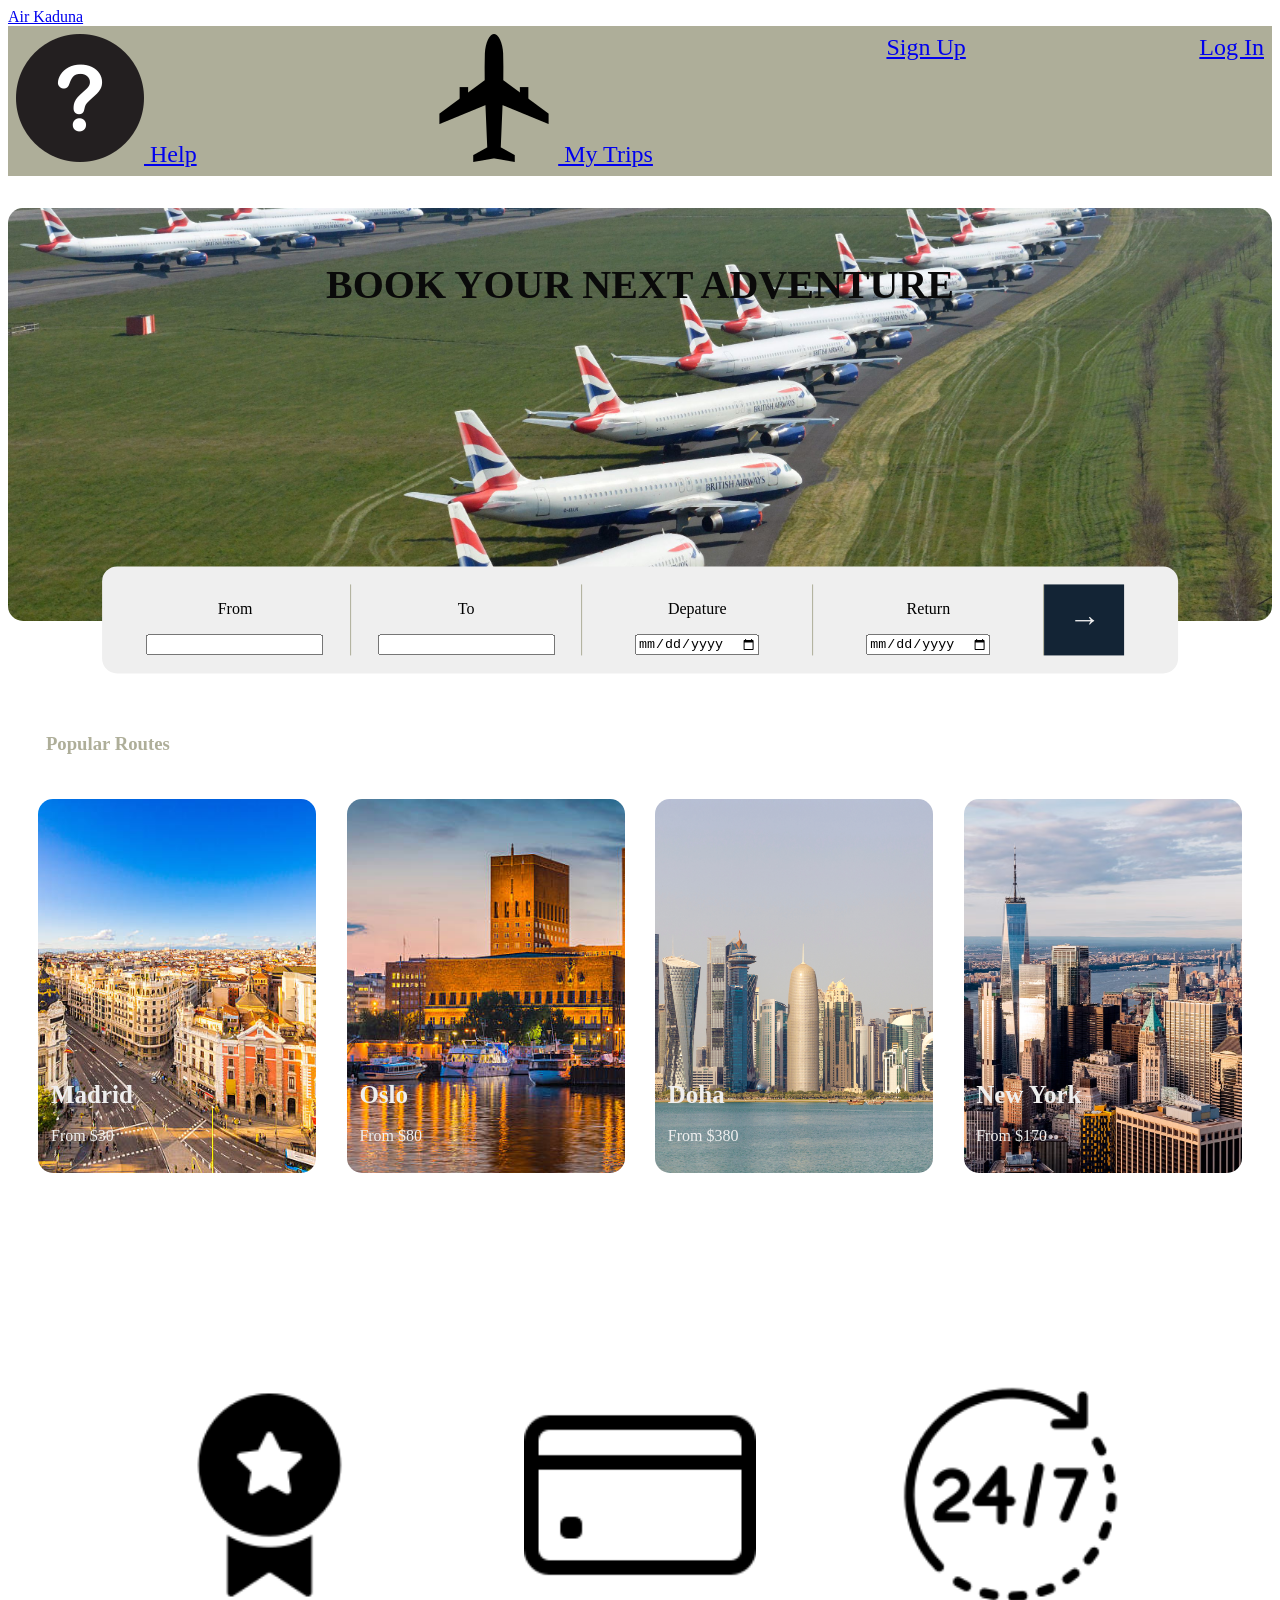
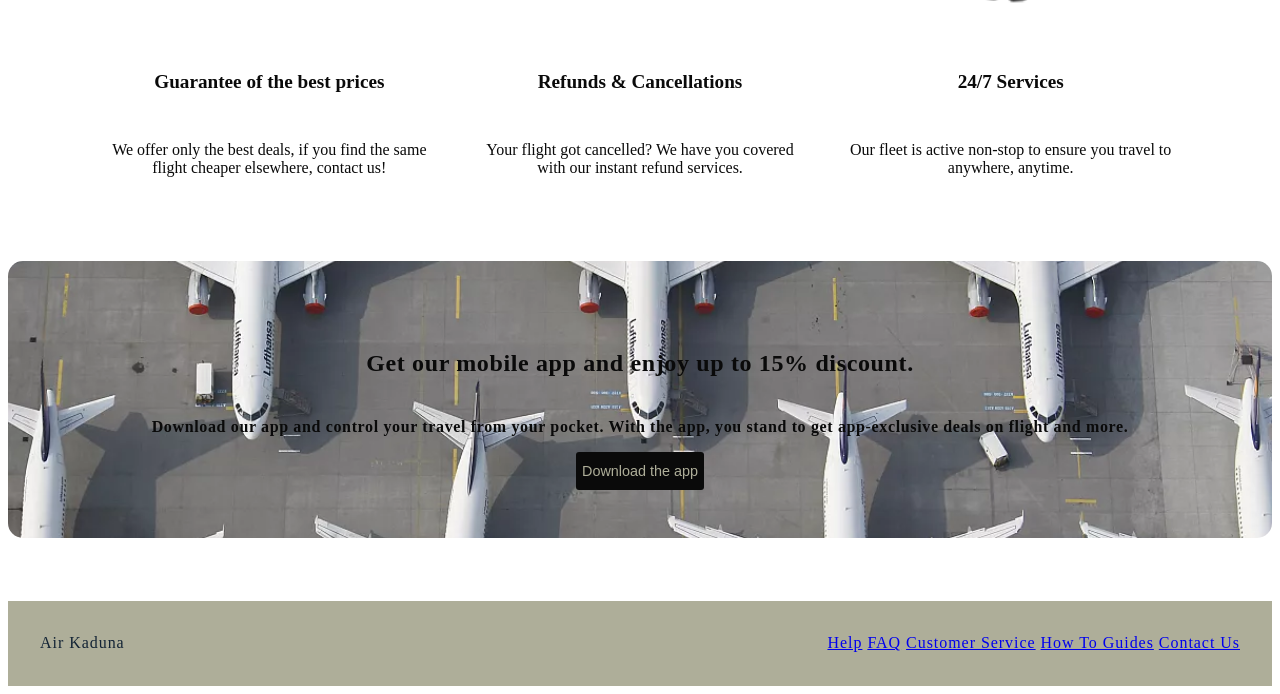
<file: index.html>
<!DOCTYPE html>
<html lang="en">
<head>
          <meta charset="UTF-8">
          <meta name="viewport" content="width=device-width, initial-scale=1.0">
          <title>Airline project</title>
          <link rel="stylesheet" href="style.css">
</head>
<body>
    <header>
        <div class="logo"><a href="index.html">Air Kaduna</a></div>
        <nav>
            <a href="help.html"><img src="pics/question.png"> Help</a>
            <a href="travels.html"><img src="pics/plane.png"> My Trips</a>
            <a href="signup.html" class="signup">Sign Up</a>
            <a href="login.html" class="login">Log In</a>
        </nav>
    </header>
    <section class="hero">
        <h3>Book your next adventure</h3>
        <div class="booking">
            <div>  
                <p class="booking-title">From</p>
                <input type="search" class="booking-info">
            </div>
            <div>  
                <p class="booking-title">To</p>
                <input type="search" class="booking-info">
            </div>
            <div>  
                <p class="booking-title">Depature</p>
                <input type="date" id="depart">
            </div>
            <div>  
                <p class="booking-title">Return</p>
                <input type="date" id="arrive">
            </div>            
            <button class="arrow" onclick="location='travels.html'"><b>&rightarrow;</b></button>
        </div>
    </section>    
    <section class="popular">
        <h3 class="routes">Popular Routes</h3>
        <div class="cards">
            <div class="madrid">
                <h5>Madrid</h5>
                <p>From $30</p>
            </div>
            <div class="oslo">
                <h5>Oslo</h5>
                <p>From $80</p>
            </div>
            <div class="doha">
                <h5>Doha</h5>
                <p>From $380</p>
            </div>
            <div class="newyork">
                <h5>New York</h5>
                <p>From $170</p>
            </div>
        </div>
    </section>
    <section class="services">
        <div class="guarantee">
            <img src="pics/guarantee.png" alt="">
            <p><b>Guarantee of the best prices</b></p>
            <p>We offer only the best deals, if you find the same flight cheaper elsewhere, contact us!</p>
        </div>
        <div class="refund">
            <img src="pics/credit.png" alt="">
            <p><b>Refunds &amp; Cancellations</b></p>
            <p>Your flight got cancelled? We have you covered with our instant refund services.</p>
        </div>
        <div class="daily">
            <img src="pics/247.png" alt="">
            <p><b>24/7 Services</b></p>
            <p>Our fleet is active non-stop to ensure you travel to anywhere, anytime.</p>
        </div>
    </section>   
    <div class="download">
        <h5 class="down">Get our mobile app and enjoy up to 15% discount.</h5>
        <p>Download our app and control your travel from your pocket. With the app, you stand to get app-exclusive deals on flight and more.</p>
        <button class="load">Download the app</button>
    </div>
    <footer>
        <div class="logo">Air Kaduna</div>
        <div class="footer-links">
            <a href="help.html">Help</a>
            <a href="help.html#faq">FAQ</a>
            <a href="help.html#customer-service">Customer Service</a>
            <a href="help.html#guides">How To Guides</a>
            <a href="help.html#contact">Contact Us</a>
        </div>
    </footer>
</body>
</html>
</file>
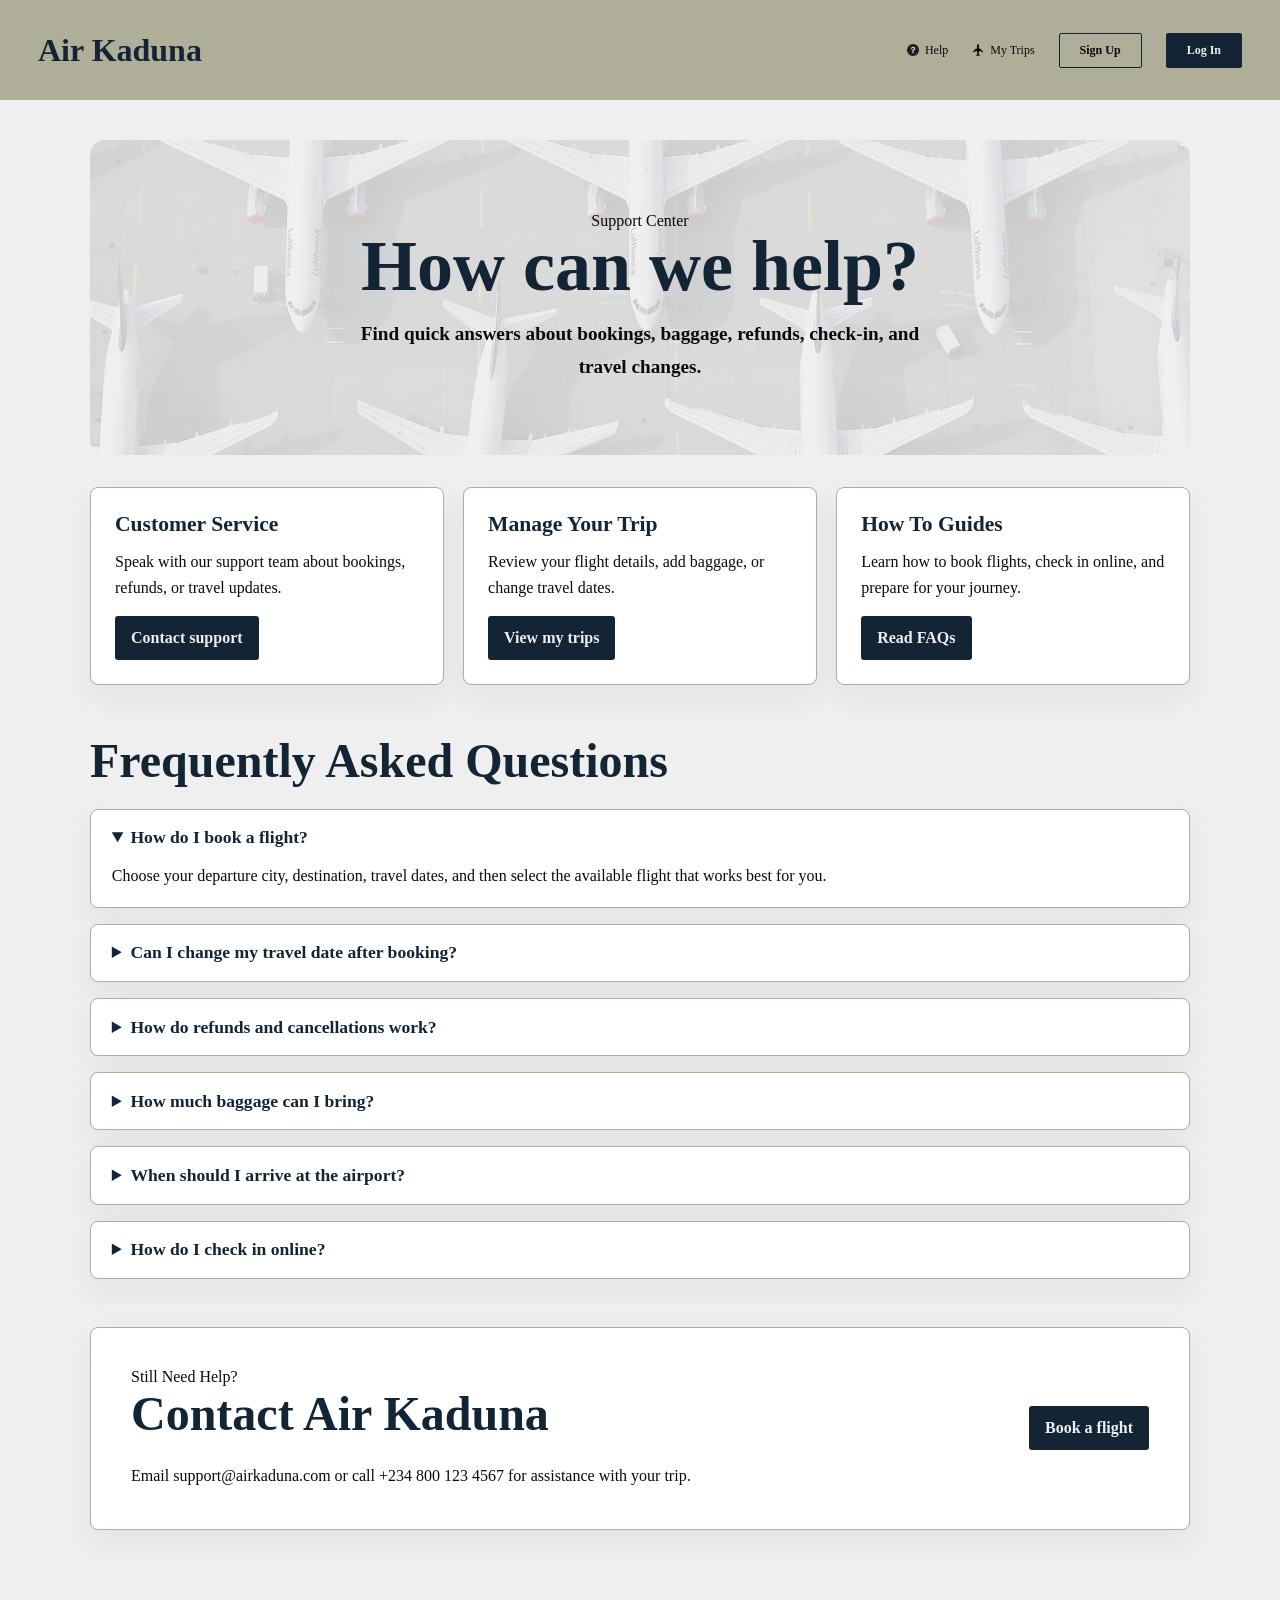
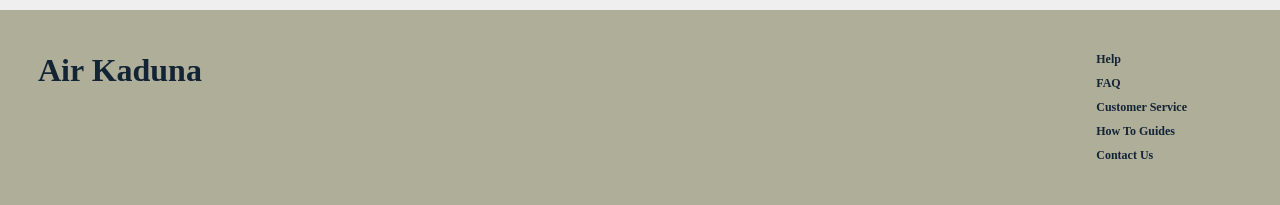
<file: help.html>
<!DOCTYPE html>
<html lang="en">
<head>
          <meta charset="UTF-8">
          <meta name="viewport" content="width=device-width, initial-scale=1.0">
          <title>Air Kaduna Help</title>
          <link rel="stylesheet" href="help.css">
</head>
<body>
    <header>
        <div class="logo"><a href="index.html">Air Kaduna</a></div>
        <nav>
            <a href="help.html"><img src="pics/question.png">Help</a>
            <a href="travels.html"><img src="pics/plane.png"> My Trips</a>
            <a href="signup.html" class="signup">Sign Up</a>
            <a href="login.html" class="login">Log In</a>
        </nav>
    </header>

    <main class="help-page">
        <section class="help-hero">
            <p class="help-kicker">Support Center</p>
            <h1>How can we help?</h1>
            <p>Find quick answers about bookings, baggage, refunds, check-in, and travel changes.</p>
        </section>

        <section class="help-actions" id="customer-service">
            <div>
                <h3>Customer Service</h3>
                <p>Speak with our support team about bookings, refunds, or travel updates.</p>
                <a href="#contact">Contact support</a>
            </div>
            <div>
                <h3>Manage Your Trip</h3>
                <p>Review your flight details, add baggage, or change travel dates.</p>
                <a href="travels.html">View my trips</a>
            </div>
            <div id="guides">
                <h3>How To Guides</h3>
                <p>Learn how to book flights, check in online, and prepare for your journey.</p>
                <a href="#faq">Read FAQs</a>
            </div>
        </section>

        <section class="faq-section" id="faq">
            <h2>Frequently Asked Questions</h2>

            <div class="faq-list">
                <details open name="det">
                    <summary>How do I book a flight?</summary>
                    <p>Choose your departure city, destination, travel dates, and then select the available flight that works best for you.</p>
                </details>
                <details name="det">
                    <summary>Can I change my travel date after booking?</summary>
                    <p>Yes. You can request a date change through My Trips. Fare differences and change fees may apply depending on your ticket type.</p>
                </details>
                <details name="det">
                    <summary>How do refunds and cancellations work?</summary>
                    <p>If your flight is cancelled by the airline, you can request a refund. Voluntary cancellations depend on the fare rules for your ticket.</p>
                </details>
                <details name="det">
                    <summary>How much baggage can I bring?</summary>
                    <p>Cabin and checked baggage allowances depend on your route and ticket. You can add more baggage before checkout or later through My Trips.</p>
                </details>
                <details name="det">
                    <summary>When should I arrive at the airport?</summary>
                    <p>Arrive at least 2 hours before domestic flights and 3 hours before international flights so you have enough time for check-in and security.</p>
                </details>
                <details name="det">
                    <summary>How do I check in online?</summary>
                    <p>Online check-in opens before departure. Use your booking details in My Trips to confirm passenger information and download your boarding pass.</p>
                </details>
            </div>
        </section>

        <section class="contact-panel" id="contact">
            <div>
                <p class="help-kicker">Still Need Help?</p>
                <h2>Contact Air Kaduna</h2>
                <p>Email support@airkaduna.com or call +234 800 123 4567 for assistance with your trip.</p>
            </div>
            <a href="index.html" class="help-button">Book a flight</a>
        </section>
    </main>

    <footer>
        <div class="logo">Air Kaduna</div>
        <div class="footer-links">
            <a href="help.html">Help</a>
            <a href="help.html#faq">FAQ</a>
            <a href="help.html#customer-service">Customer Service</a>
            <a href="help.html#guides">How To Guides</a>
            <a href="help.html#contact">Contact Us</a>
        </div>
    </footer>
</body>
</html>
</file>
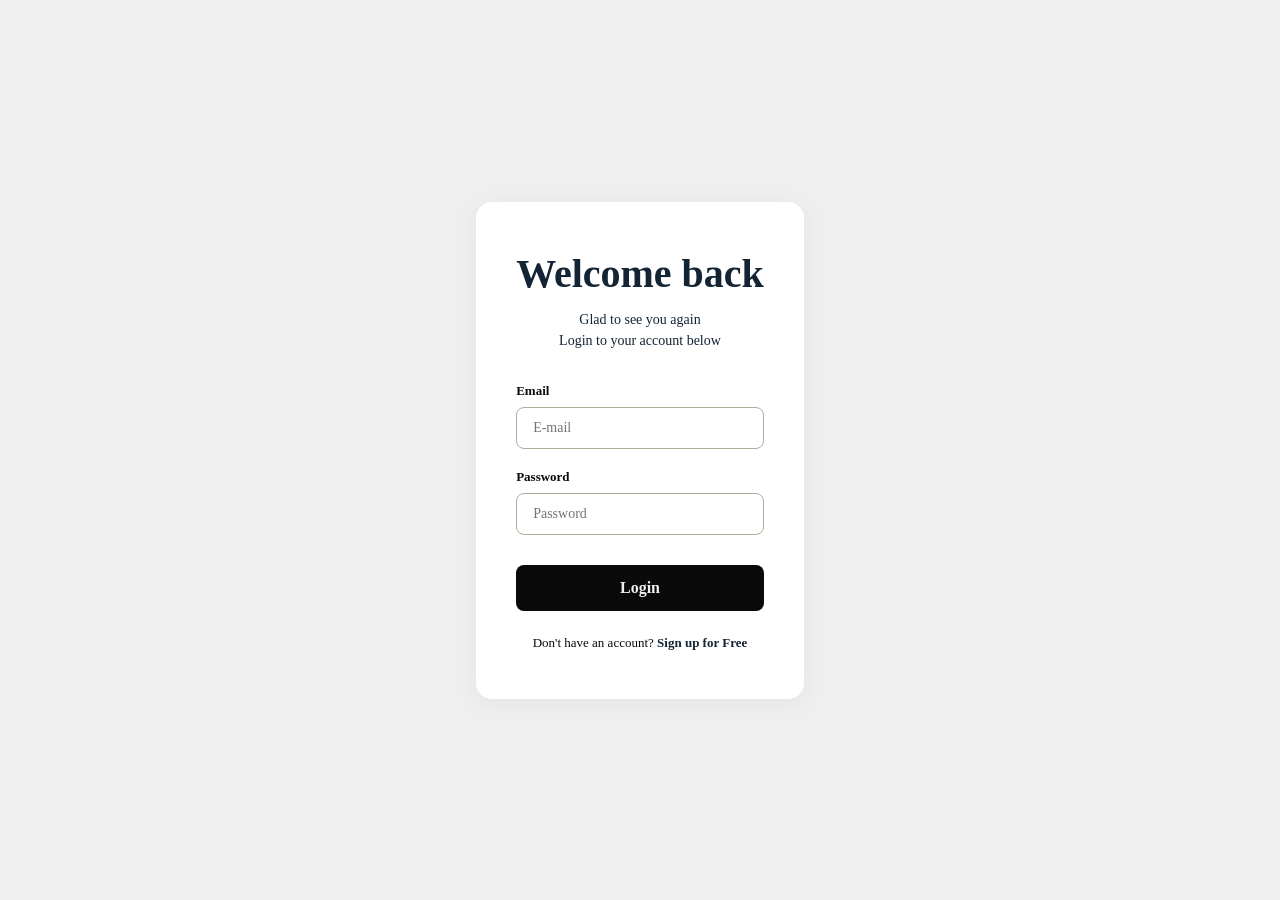
<file: login.html>
<!DOCTYPE html>
<html lang="en">
<head>
    <meta charset="UTF-8">
    <meta name="viewport" content="width=device-width, initial-scale=1.0">
    <title>Login</title>
    <link rel="stylesheet" href="login.css">
</head>
<body>
    <div class="login-container">
        <div class="login-card">
            <h1>Welcome back</h1>
            <p class="subtitle">Glad to see you again <br>Login to your account below</p>

            <form>
                <div class="input-group">
                    <label>Email</label>
                    <input type="email" placeholder="E-mail" required>
                </div>

                <div class="input-group">
                    <label>Password</label>
                    <input type="password" placeholder="Password" required>
                </div>

                <button type="submit" class="btn-login" onclick="location='index.html'">Login</button>
            </form>

            <p class="footer-text">Don't have an account? <a href="signup.html">Sign up for Free</a></p>
        </div>
    </div>
</body>
</html>
</file>
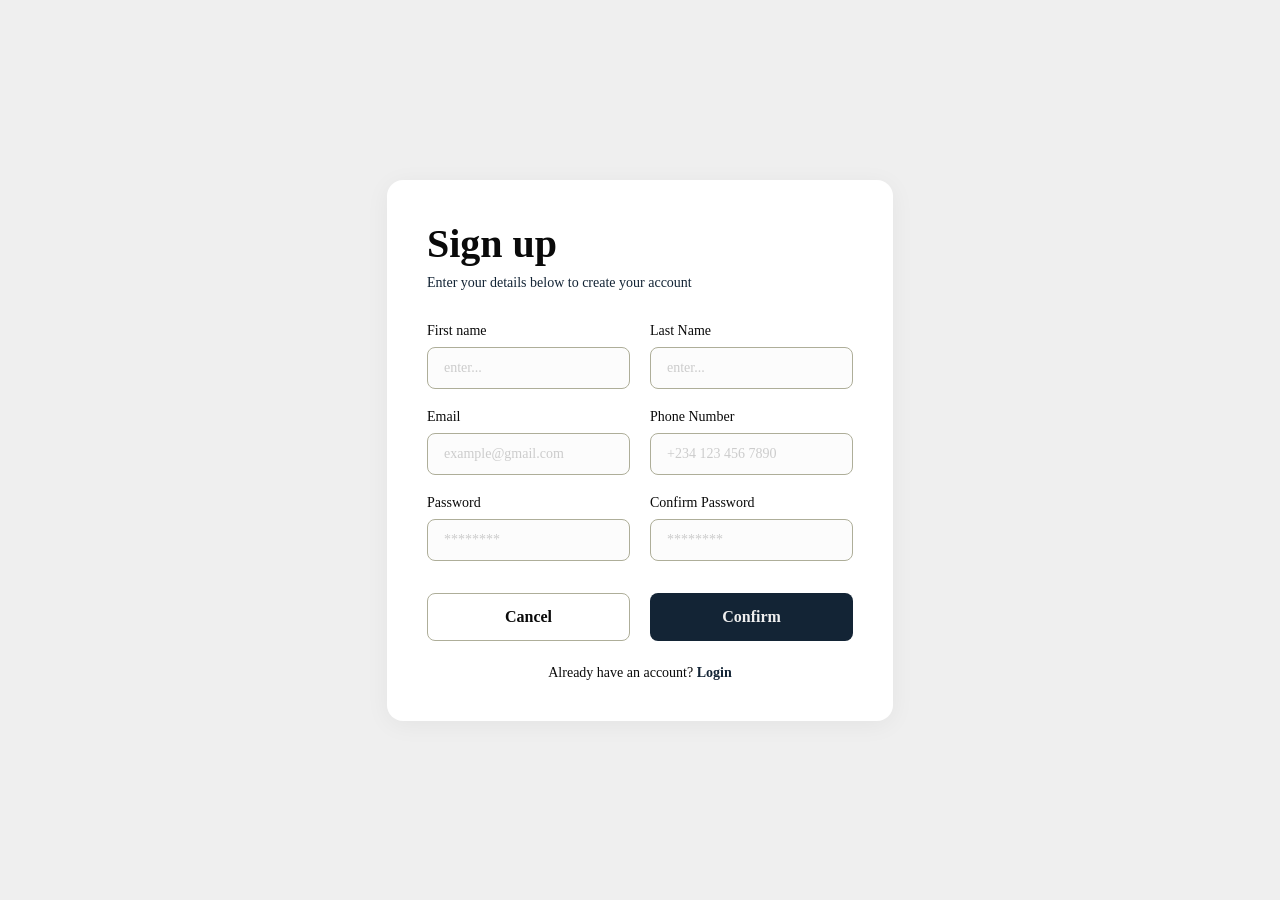
<file: signup.html>
<!DOCTYPE html>
<html lang="en">
<head>
    <meta charset="UTF-8">
    <meta name="viewport" content="width=device-width, initial-scale=1.0">
    <title>Sign Up</title>
    <link rel="stylesheet" href="signup.css">
</head>
<body>
    <div class="signup-container">
        <div class="signup-card">
            <h1>Sign up</h1>
            <p class="subtitle">Enter your details below to create your account</p>

            <form>
                <div class="form-grid">
                    <div class="input-group">
                        <label>First name</label>
                        <input type="text" placeholder="enter..." required>
                    </div>
                    <div class="input-group">
                        <label>Last Name</label>
                        <input type="text" placeholder="enter..." required>
                    </div>
                    <div class="input-group">
                        <label>Email</label>
                        <input type="email" placeholder="example@gmail.com" required>
                    </div>
                    <div class="input-group">
                        <label>Phone Number</label>
                        <input type="text" placeholder="+234 123 456 7890" required>
                    </div>
                    <div class="input-group">
                        <label>Password</label>
                        <input type="password" placeholder="********" required>
                    </div>
                    <div class="input-group">
                        <label>Confirm Password</label>
                        <input type="password" placeholder="********" required>
                    </div>
                </div>

                <div class="button-group">
                    <a class="btn-cancel" onclick="location='index.html'">Cancel</a>
                    <button type="submit" class="btn-confirm" onclick="location='index.html'">Confirm</button>
                </div>
            </form>

            <p class="footer-text">Already have an account? <a href="login.html">Login</a></p>
        </div>
    </div>
</body>
</html>
</file>
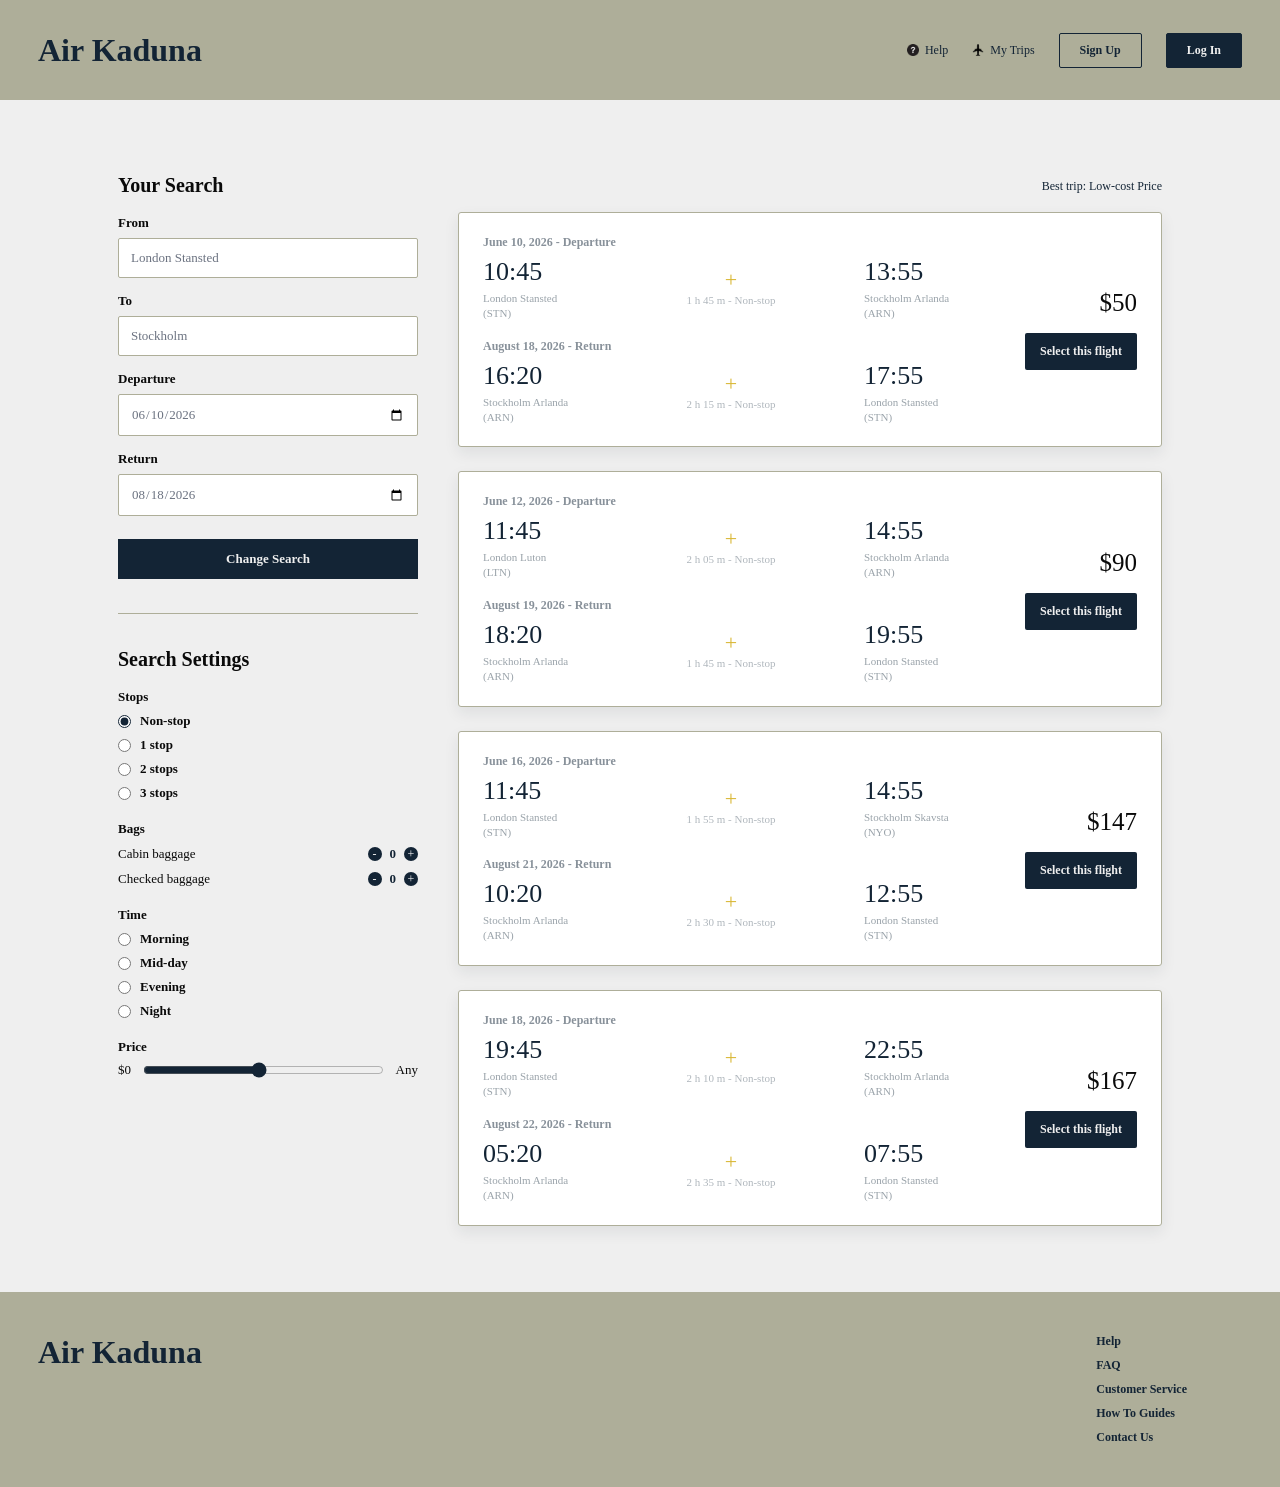
<file: travels.html>
<!DOCTYPE html>
<html lang="en">
<head>
  <meta charset="UTF-8">
  <meta name="viewport" content="width=device-width, initial-scale=1.0">
  <title>Air Kaduna Travels</title>
  <link rel="stylesheet" href="travels.css">
</head>
<body>
  <header>
    <div class="logo"><a href="index.html">Air Kaduna</a></div>
    <nav>
      <a href="help.html"><img src="pics/question.png">Help</a>
      <a href="travels.html"><img src="pics/plane.png"> My Trips</a>
      <a href="signup.html" class="signup">Sign Up</a>
      <a href="login.html" class="login">Log In</a>
    </nav>
  </header>

  <div class="page">
    <aside class="sidebar">
      <section class="search-box">
        <h2 class="panel-title">Your Search</h2>

        <div class="field">
          <label for="from">From</label>
          <input type="text" value="London Stansted">
        </div>

        <div class="field">
          <label for="to">To</label>
          <input type="text" value="Stockholm">
        </div>

        <div class="field">
          <label for="departure">Departure</label>
          <input id="departure" type="date" value="2026-06-10">
        </div>

        <div class="field">
          <label for="return">Return</label>
          <input id="return" type="date" value="2026-08-18">
        </div>

        <button class="btn-search">Change Search</button>
      </section>

      <hr class="divider">

      <section class="settings">
        <h2 class="panel-title">Search Settings</h2>

        <div class="filter-group">
          <span class="filter-title">Stops</span>
          <label class="option"><input type="radio" name="stops" checked> Non-stop</label>
          <label class="option"><input type="radio" name="stops"> 1 stop</label>
          <label class="option"><input type="radio" name="stops"> 2 stops</label>
          <label class="option"><input type="radio" name="stops"> 3 stops</label>
        </div>

        <div class="filter-group">
          <span class="filter-title">Bags</span>
          <div class="bags-row">
            <span>Cabin baggage</span>
            <span class="stepper"><button>-</button> 0 <button>+</button></span>
          </div>
          <div class="bags-row">
            <span>Checked baggage</span>
            <span class="stepper"><button>-</button> 0 <button>+</button></span>
          </div>
        </div>

        <div class="filter-group">
          <span class="filter-title">Time</span>
          <label class="option"><input type="radio" name="time"> Morning</label>
          <label class="option"><input type="radio" name="time"> Mid-day</label>
          <label class="option"><input type="radio" name="time"> Evening</label>
          <label class="option"><input type="radio" name="time"> Night</label>
        </div>

        <div class="filter-group">
          <span class="filter-title">Price</span>
          <div class="price-range">
            <span>$0</span>
            <input type="range" min="0" max="500" value="240">
            <span>Any</span>
          </div>
        </div>
      </section>
    </aside>

    <main>
      <div class="results-head">Best trip: Low-cost Price</div>
<!-- first flight card -->
      <article class="flight-card">
        <div>
          <div class="trip">
            <p class="trip-date">June 10, 2026 - Departure</p>
            <div class="route">
              <div>
                <div class="time">10:45</div>
                <p class="airport">London Stansted<br>(STN)</p>
              </div>
              <div class="flight-line">
                <div class="plane">+</div>
                <span>1 h 45 m - Non-stop</span>
              </div>
              <div>
                <div class="time">13:55</div>
                <p class="airport">Stockholm Arlanda<br>(ARN)</p>
              </div>
            </div>
          </div>

          <div class="trip">
            <p class="trip-date">August 18, 2026 - Return</p>
            <div class="route">
              <div>
                <div class="time">16:20</div>
                <p class="airport">Stockholm Arlanda<br>(ARN)</p>
              </div>
              <div class="flight-line">
                <div class="plane">+</div>
                <span>2 h 15 m - Non-stop</span>
              </div>
              <div>
                <div class="time">17:55</div>
                <p class="airport">London Stansted<br>(STN)</p>
              </div>
            </div>
          </div>
        </div>
        <div class="flight-charge">
          <div class="price">$50</div>
          <a href="#" class="select-flight">Select this flight</a>
        </div>
      </article>

      <article class="flight-card">
        <div>
          <div class="trip">
            <p class="trip-date">June 12, 2026 - Departure</p>
            <div class="route">
              <div>
                <div class="time">11:45</div>
                <p class="airport">London Luton<br>(LTN)</p>
              </div>
              <div class="flight-line">
                <div class="plane">+</div>
                <span>2 h 05 m - Non-stop</span>
              </div>
              <div>
                <div class="time">14:55</div>
                <p class="airport">Stockholm Arlanda<br>(ARN)</p>
              </div>
            </div>
          </div>

          <div class="trip">
            <p class="trip-date">August 19, 2026 - Return</p>
            <div class="route">
              <div>
                <div class="time">18:20</div>
                <p class="airport">Stockholm Arlanda<br>(ARN)</p>
              </div>
              <div class="flight-line">
                <div class="plane">+</div>
                <span>1 h 45 m - Non-stop</span>
              </div>
              <div>
                <div class="time">19:55</div>
                <p class="airport">London Stansted<br>(STN)</p>
              </div>
            </div>
          </div>
        </div>
        <div class="flight-charge">
          <div class="price">$90</div>
          <a href="#" class="select-flight">Select this flight</a>
        </div>
      </article>

      <article class="flight-card">
        <div>
          <div class="trip">
            <p class="trip-date">June 16, 2026 - Departure</p>
            <div class="route">
              <div>
                <div class="time">11:45</div>
                <p class="airport">London Stansted<br>(STN)</p>
              </div>
              <div class="flight-line">
                <div class="plane">+</div>
                <span>1 h 55 m - Non-stop</span>
              </div>
              <div>
                <div class="time">14:55</div>
                <p class="airport">Stockholm Skavsta<br>(NYO)</p>
              </div>
            </div>
          </div>

          <div class="trip">
            <p class="trip-date">August 21, 2026 - Return</p>
            <div class="route">
              <div>
                <div class="time">10:20</div>
                <p class="airport">Stockholm Arlanda<br>(ARN)</p>
              </div>
              <div class="flight-line">
                <div class="plane">+</div>
                <span>2 h 30 m - Non-stop</span>
              </div>
              <div>
                <div class="time">12:55</div>
                <p class="airport">London Stansted<br>(STN)</p>
              </div>
            </div>
          </div>
        </div>
        <div class="flight-charge">
          <div class="price">$147</div>
          <a href="#" class="select-flight">Select this flight</a>
        </div>
      </article>

      <article class="flight-card">
        <div>
          <div class="trip">
            <p class="trip-date">June 18, 2026 - Departure</p>
            <div class="route">
              <div>
                <div class="time">19:45</div>
                <p class="airport">London Stansted<br>(STN)</p>
              </div>
              <div class="flight-line">
                <div class="plane">+</div>
                <span>2 h 10 m - Non-stop</span>
              </div>
              <div>
                <div class="time">22:55</div>
                <p class="airport">Stockholm Arlanda<br>(ARN)</p>
              </div>
            </div>
          </div>

          <div class="trip">
            <p class="trip-date">August 22, 2026 - Return</p>
            <div class="route">
              <div>
                <div class="time">05:20</div>
                <p class="airport">Stockholm Arlanda<br>(ARN)</p>
              </div>
              <div class="flight-line">
                <div class="plane">+</div>
                <span>2 h 35 m - Non-stop</span>
              </div>
              <div>
                <div class="time">07:55</div>
                <p class="airport">London Stansted<br>(STN)</p>
              </div>
            </div>
          </div>
        </div>
        <div class="flight-charge">
          <div class="price">$167</div>
          <a href="#" class="select-flight">Select this flight</a>
        </div>
      </article>
    </main>
  </div>

  <footer>
    <div class="logo">Air Kaduna</div>
    <div class="footer-links">
      <a href="help.html">Help</a>
      <a href="help.html#faq">FAQ</a>
      <a href="help.html#customer-service">Customer Service</a>
      <a href="help.html#guides">How To Guides</a>
      <a href="help.html#contact">Contact Us</a>
    </div>
  </footer>
</body>
</html>
</file>
<file: style.css>
* ::before ::after{
          margin: 0;
          padding: 0;
          box-sizing: border-box;
}
:root{
          --bg: #efefef;
          --border: #aeae99;
          --accent: #132435;
          --text: #0a0a0a;
          --family: DM Serif Display, serif, Arial;
}
h2{
          margin-left: 2%;
}
nav{
          display: flex;
          justify-content: space-between;
          background-color: var(--border);
          font-family: var(--family);
          font-size: 1.5rem;
          margin-bottom: 2rem;
          padding: 0.5rem;
          position: sticky;
          top: 0;
          z-index: 100;
}
.navinfo{
          display: flex;
          align-items: center;
          justify-content: space-around;
          margin: 1%;
          gap: 20px;
          width: 40%;
}
.navinfo .links{
          display: flex;
          justify-content: space-around;
          align-items: center;
          width: 50%;
          font-size: 1rem;
}
.navinfo span{
          display: flex;
          width: 100%;
          align-items: center;
}
.navinfo span img{
          height: 15px;
          margin: 2%;
          margin-right: 5%;
}
.navinfo .click{
          display: flex;
          justify-content: space-evenly;
          align-items: center;
          width: 45%;          
}
.click button{
          width: 40%;
          height: 35px;
          background-color: var(--accent);
          border: none;
          color: var(--bg);
          border-radius: 3px;
}
.hero{
          background-image: url(pics/Airplane2.png);
          background-repeat: no-repeat;
          background-position: center;
          background-size: cover;
          width: 100%;
          position:inherit;
          border-radius: 15px;
          min-height: 400px;
          padding-top: 1%;
          margin-bottom: 7rem;

}
.hero h3{
          font-family: var(--family);
          font-size: 2.5rem;
          font-weight: 600;
          text-align: center;
          color: var(--text);
          text-transform: uppercase;
          letter-spacing: 1.2;
}
.hero .booking{
          position: absolute;
          left: 50%;
          /* bottom: -10%; */
          margin-top: 17rem;
          transform: translate(-50%, -50%);
          display: grid;
          grid-template-columns: 1fr 1fr 1fr 1fr 0.5fr;
          background-color: var(--bg);
          width: 65rem;
          /* z-index: 0; */
          border-radius: 15px;
          padding: 1.4%;
}
.booking div{
          border-right: 1px solid var(--border);
          text-align: center;
          
}
.booking button{
          background-color: var(--accent);
          font-size: 2em;
          color: var(--bg);
          width: 5rem;
          border: none;
}
.routes{
          font-family: var(--family);
          color: var(--border);
          margin-left: 3%;
}
.cards{
          display: flex;
          justify-content: space-evenly;
          min-height: 400px;
          margin-bottom: 10%;
}
.cards div{
          display: flex;
          flex-direction: column;
          justify-content: flex-end;
          width: 20%;
          color: var(--bg);
          padding: 1%;
          margin-top: 2%;
          border-radius: 15px;
          background-repeat: no-repeat;
          background-position: center;
          background-size: cover;
}

.cards h5{
          font-size: 25px;
          margin-bottom: 0.1rem;
          font-family: var(--family);
}
.madrid{
          background: url(pics/madrid.png);
}
       
.oslo{
          background: url(pics/oslo.png);

}
.newyork{
          background: url(pics/newyork.png);
     
}
.doha{
          background: url(pics/doha.png);
}
.services{
          display: grid;
          grid-template-columns: 1fr 1fr 1fr;
          padding: clamp(3rem, 8vw, 6rem);
          gap: 2.5rem;
          align-items: center;
          
          
}
.services div{
          display: flex;
          flex-direction: column;
          color: var(--text);
          font-family: var(--family);
          height: 120%;
          text-align: center;
          gap: 1rem;
          margin-top: -5%;
}
.services div b{
          font-size: 1.2rem;
          letter-spacing: 1.2;
}
.services img{
          width: 70%;
          height: auto;       
          margin: auto;
}
.download{
          background-image: url(pics/Airplane1.png);
          background-repeat: no-repeat;
          background-position: center;
          background-size: cover;
          height: 40%;
          padding: 3rem;
          border-radius: 15px;
          color: var(--text);
          text-align: center;
          font-weight: 600;
          font-family: var(--family);
          letter-spacing: 0.04em;
          margin-bottom: 5%;
}
.down{
          font-size: 1.5rem;
          line-height: 1.2;
}
.load{
          font-size: 0.9rem;
          width: auto;
          height: 2.4rem;
          background-color: var(--text);
          color: var(--border);
          border: none;
          border-radius: 3px;
          transition: background 0.3s, color 0.2s;
}
.load:hover{
          background-color: var(--border);
          color: var(--accent);
}
footer{
          background-color: var(--border);
          display: flex;
          font-family: var(--family);
          justify-content: space-between;
          color: var(--accent);
          align-items: center;
          line-height: 1.3;
          letter-spacing: 0.06em;
          padding: clamp(2rem, 5vw, 2rem);
}
</file>
<file: help.css>
*,
*::before,
*::after{
    margin: 0;
    padding: 0;
    box-sizing: border-box;
}

:root{
    --bg: #efefef;
    --border: #aeae99;
    --accent: #132435;
    --text: #0a0a0a;
    --family: 'DM Serif Display', serif, Arial;
}

body{
    background: var(--bg);
    color: var(--text);
}

a{
    color: inherit;
    text-decoration: none;
}

/* h2{
      margin-left: 2%;
} */
header{
    height: 100px;
    display: flex;
    justify-content: space-between;
    align-items: center;
    background-color: var(--border);
    font-family: var(--family);
    padding: clamp(3rem, 8vw, 5rem);
    margin-bottom: 2.5rem;
    padding: 0 38px;
    position: sticky;
    top: 0;
    z-index: 100;
}

.logo{
    color: var(--accent);
    font-size: 2rem;
    font-weight: 800;
    transition: font-size 0.1s;
}
.logo:hover{
    font-size: 2.1rem;
}

nav{
    display: flex;
    align-items: center;
    gap: 24px;
    color: var(--text);
    font-size: 12px;
}

nav a{
    display: inline-flex;
    align-items: center;
    gap: 6px;
    transition: font-size 0.2s;
}

nav a:hover{
    font-size: 13.5px;
}

img{
    width: 12px;
    height: 12px;
    display: inline-block;
}

.signup,.login{
    padding: 9px 20px;
    border: 1px solid var(--accent);
    border-radius: 2px;
    font-weight: 700;
    transition: font-size 0.2s;
}
.signup:hover, .login:hover{
    font-size: 0.85rem;
}

.login{
    background-color: var(--accent);
    color: var(--bg);
}
footer{
    background-color: var(--border);
    display: flex;
    font-family: var(--family);
    justify-content: space-between;
    color: var(--accent);
    align-items: flex-start;
    min-height: 185px;
    padding: 42px 38px;
}
.footer-links{
    display: grid;
    gap: 9px;
    font-size: 12px;
    font-weight: 700;
    margin-right: 55px;
}

.help-page{
    width: min(1100px, calc(100% - 48px));
    margin: 0 auto 5rem;
    font-family: var(--family);
}

.help-hero{
    background-image: linear-gradient(rgba(239, 239, 239, 0.82), rgba(239, 239, 239, 0.82)), url(pics/Airplane1.png);
    background-repeat: no-repeat;
    background-position: center;
    background-size: cover;
    min-height: 280px;
    border-radius: 15px;
    padding: clamp(2rem, 6vw, 4.5rem);
    display: flex;
    flex-direction: column;
    justify-content: center;
    align-items: center;
    margin-bottom: 2rem;
}


.help-hero h1{
    color: var(--accent);
    font-size: clamp(2.4rem, 6vw, 4.5rem);
    line-height: 1;
    margin-bottom: 1rem;
}

.help-hero p:last-child{
    max-width: 560px;
    font-size: 1.2rem;
    line-height: 1.7;
    text-align: center;
    font-weight: 700;
}

.help-actions{
    display: grid;
    grid-template-columns: repeat(3, 1fr);
    gap: 1.2rem;
    margin-bottom: 3rem;
}

.help-actions div,
.faq-list details,
.contact-panel{
    background-color: #ffffff;
    border: 1px solid var(--border);
    border-radius: 8px;
    box-shadow: 0 12px 32px rgba(19, 36, 53, 0.06);
}

.help-actions div{
    padding: 1.5rem;
}

.help-actions h3{
    color: var(--accent);
    font-size: 1.35rem;
    margin-bottom: 0.75rem;
}

.help-actions p{
    line-height: 1.6;
    margin-bottom: 1rem;
}

.help-actions a,
.help-button{
    display: inline-flex;
    align-items: center;
    justify-content: center;
    background-color: var(--accent);
    color: var(--bg);
    border-radius: 3px;
    padding: 0.8rem 1rem;
    font-weight: 800;
    transition: background 0.3s, color 0.2s;
}

.help-actions a:hover,
.help-button:hover{
    background-color: var(--border);
    color: var(--accent);
}

.faq-section{
    margin-bottom: 3rem;
}

.faq-section h2,
.contact-panel h2{
    color: var(--accent);
    font-size: clamp(2rem, 4vw, 3rem);
    margin-bottom: 1.3rem;
}

.faq-list{
    display: grid;
    gap: 1rem;
}

.faq-list details{
    padding: 1.1rem 1.3rem;
}

.faq-list summary{
    color: var(--accent);
    cursor: pointer;
    font-size: 1.1rem;
    font-weight: 800;
}

.faq-list p{
    line-height: 1.7;
    padding-top: 0.85rem;
}

.contact-panel{
    display: flex;
    justify-content: space-between;
    align-items: center;
    gap: 2rem;
    padding: clamp(1.5rem, 4vw, 2.5rem);
}
.contact-panel div{
    display: flex;
    flex-direction: column;
    justify-content: space-evenly;
}

.contact-panel p:last-child{
    line-height: 1.7;
    max-width: 620px;
}

@media screen and (max-width: 820px){
    header,footer{
            padding-left: 22px;
            padding-right: 22px;
          }

    nav{
            gap: 10px;
            flex-wrap: wrap;
          }

    .signup,.login{
            padding: 8px 12px;
          }

    .hero .booking{
            width: calc(100% - 44px);
            grid-template-columns: 1fr 1fr;
            gap: 1rem;
            padding: 1rem;
            bottom: -9rem;
          }

    .booking div{
            border-right: 0;
            border-bottom: 1px solid var(--border);
            padding-bottom: 0.8rem;
          }

    .booking button{
            grid-column: 1 / -1;
          }

    .popular{
            margin-top: 12rem;
          }

    .cards{
            grid-template-columns: repeat(2, 1fr);
            min-height: 0;
          }

    .cards div{
            min-height: 280px;
          }

    .services{
            grid-template-columns: 1fr;
            padding: 3rem 1.5rem;
          }

    .services div{
            height: auto;
            margin-top: 0;
          }

    .services img{
            width: 96px;
          }

    .help-actions{
            grid-template-columns: 1fr;
          }

    .contact-panel{
            align-items: flex-start;
            flex-direction: column;
          }
}

@media screen and (max-width: 560px){
    header{
            height: auto;
            gap: 18px;
            align-items: flex-start;
            flex-direction: column;
            padding-top: 20px;
            padding-bottom: 20px;
          }

    nav{
            flex-wrap: wrap;
            width: 100%;
          }

    nav a{
            font-size: 0.78rem;
          }

    .logo{
            font-size: 1.7rem;
          }

    .hero{
            width: calc(100% - 24px);
            min-height: 360px;
            margin-bottom: 0;
          }

    .hero h3{
            font-size: 1.8rem;
            line-height: 1.25;
            padding-top: 1rem;
          }

    .hero .booking{
            position: static;
            transform: none;
            width: 100%;
            grid-template-columns: 1fr;
            margin-top: 8.5rem;
          }

    .popular{
            margin-top: 2rem;
          }

    .routes{
            margin-left: 1rem;
          }

    .cards{
            grid-template-columns: 1fr;
            width: calc(100% - 24px);
            gap: 1rem;
          }

    .cards div{
            min-height: 230px;
            margin-top: 0;
          }

    .download{
            width: calc(100% - 24px);
            padding: 2rem 1.2rem;
          }

    .down{
            font-size: 1.25rem;
          }

    footer{
            flex-direction: column;
            gap: 28px;
          }

    .footer-links{
            margin-right: 0;
          }
}
</file>
<file: login.css>
* {
    box-sizing: border-box;
    margin: 0;
    padding: 0;
    font-family: var(--family);
}

:root {
    --bg: #efefef;
    --border: #aeae99;
    --accent: #132435;
    --text: #0a0a0a;
    --family: DM Serif Display, serif, Arial;
}

body {
    background: var(--bg);
    display: flex;
    justify-content: center;
    align-items: center;
    height: 100vh;
}

.login-card {
    background: #ffffff;
    padding: 48px 40px;
    border-radius: 16px;
    width: 100%;
    box-shadow: 0 4px 24px rgba(0, 0, 0, 0.05);
    text-align: center;
}

h1 {
    font-size: 40px;
    font-weight: 800;
    margin-bottom: 12px;
    color: var(--accent);
}

.subtitle {
    font-size: 14px;
    color: var(--accent);
    line-height: 1.5;
    margin-bottom: 32px;
}
.input-group {
    text-align: left;
    margin-bottom: 20px;
}

label {
    display: block;
    font-size: 13px;
    font-weight: bolder;
    margin-bottom: 8px;
    color: var(--text);
}

input {
    width: 100%;
    padding: 12px 16px;
    border: 1px solid var(--border);
    border-radius: 8px;
    background: var(--);
    font-size: 14px;
    outline: none;
}

.btn-login {
    width: 100%;
    background: var(--text);
    color: var(--bg);
    padding: 14px;
    border: none;
    border-radius: 8px;
    font-size: 16px;
    font-weight: 600;
    cursor: pointer;
    margin-top: 10px;
    margin-bottom: 24px;
}

.btn-login:hover {
    background: var(--border);
    color: var(--accent);
}

.footer-text {
    font-size: 13px;
    color: var(--text);
}

.footer-text a {
    color: var(--accent);
    text-decoration: none;
    font-weight: 600;
    transition: font-size 0.2s;
}

.footer-text a:hover{
    font-size: 14px;
}
</file>
<file: signup.css>
*{box-sizing: border-box;
    margin: 0;
    padding: 0;
    font-family: var(--family);
}

:root {
    --bg: #efefef;
    --border: #aeae99;
    --accent: #132435;
    --text: #0a0a0a;
    --family: DM Serif Display, serif, Arial;
}

body {
    background: var(--bg);
    display: flex;
    justify-content: center;
    align-items: center;
    min-height: 100vh;
    padding: 20px;
}

.signup-card {
    background: #ffffff;
    padding: 40px;
    border-radius: 16px;
    width: 100%;
    max-width: 650px;
    box-shadow: 0 4px 24px rgba(0, 0, 0, 0.05);
}

.logo {
    display: inline-block;
    margin-bottom: 16px;
    color: var(--accent);
    font-size: 18px;
    font-weight: 800;
    text-decoration: none;
    display: flex;
    justify-content: center;
}

h1 {
    font-size: 40px;
    color: var(--text);
    margin-bottom: 8px;
    font-weight: 800;
}

.subtitle {
    font-size: 14px;
    color: var(--accent);
    margin-bottom: 32px;
}

.form-grid {
    display: grid;
    grid-template-columns: 1fr 1fr;
    gap: 20px;
    margin-bottom: 32px;
}

.input-group {
    display: flex;
    flex-direction: column;
    gap: 8px;
}

label {
    font-size: 14px;
    font-weight: 500;
    color: var(--text);
}

input{
    width: 100%;
    padding: 12px 16px;
    border: 1px solid var(--border);
    border-radius: 8px;
    font-size: 14px;
    background-color: #fcfcfc;
    color: var(--text);
}

input::placeholder {
    color: #ccc;
}

.button-group {
    display: grid;
    grid-template-columns: 1fr 1fr;
    gap: 20px;
    margin-bottom: 24px;
}

button, .btn-cancel {
    padding: 14px;
    border-radius: 8px;
    font-size: 16px;
    font-weight: 600;
    cursor: pointer;
    border: none;
}

.btn-cancel {
    text-align: center;
    text-decoration: none;
    background-color: #fff;
    border: 1px solid var(--border);
    color: var(--text);
    transition: background-color 0.1s;
}

.btn-cancel:hover {
    background-color: var(--bg);
}

.btn-confirm {
    background-color: var(--accent);
    color: var(--bg);
    transition: background-color 0.1s;
}

.btn-confirm:hover {
    background-color: var(--border);
    color: var(--accent);
}

.footer-text {
    text-align: center;
    font-size: 14px;
    color: var(--text);
}

.footer-text a {
    color: var(--accent);
    text-decoration: none;
    font-weight: 600;
    transition: font-size 0.2s;
}
.footer-text a:hover{
    font-size: 16px;
}

/* Responsive adjustment for mobile */
@media (max-width: 500px) {
    .form-grid {
        grid-template-columns: 1fr;
    }
}
</file>
<file: travels.css>
*{
    box-sizing: border-box;
    margin: 0;
    padding: 0;
    font-family: var(--family);
}

  :root{
    --bg: #efefef;
    --border: #aeae99;
    --accent: #132435;
    --text: #0a0a0a;
    --family: DM Serif Display, serif, Arial;
}

  body{
    background: var(--bg);
    color: var(--text);
}

  a{
    color: var(--accent);
    text-decoration: none;
}

  header{
    height: 100px;
    display: flex;
    justify-content: space-between;
    align-items: center;
    background-color: var(--border);
    font-family: var(--family);
    margin-bottom: 2.5rem;
    padding: 0 38px;
    position: sticky;
    top: 0;
    z-index: 100;
  }

  .logo {
    color: var(--accent);
    font-size: 2rem;
    font-weight: 800;
    transition: font-size 0.2s;
  }

.logo:hover{
  font-size: 2.2rem;
}

  nav {
    display: flex;
    align-items: center;
    gap: 24px;
    font-size: 12px;
    color: var(--text);
  }

  nav a {
    display: inline-flex;
    align-items: center;
    gap: 6px;
    transition: font-size 0.2s;
  }

  nav a:hover{
    font-size: 13.5px;
  }

  img{
    width: 12px;
    height: 12px;
    display: inline-block;
  }

  .signup,.login {
    padding: 9px 20px;
    border-radius: 2px;
    border: 1px solid var(--accent);
    font-weight: 700;
  }

  .login {
    background: var(--accent);
    color: var(--bg);
  }

  .page {
    max-width: 1100px;
    margin: 0 auto;
    display: grid;
    grid-template-columns: 300px 1fr;
    gap: 40px;
    padding: 34px 28px 42px;
  }

  .sidebar {
    font-size: 13px;
  }

  .panel-title {
    font-size: 20px;
    margin-bottom: 18px;
    font-weight: 800;
  }

  .field {
    margin-bottom: 15px;
  }

  label, .filter-title {
    display: block;
    color: var(--text);
    font-weight: 800;
    margin-bottom: 7px;
  }

  input[type="text"], input[type="date"] {
    width: 100%;
    border: 1px solid var(--border);
    background: #ffffff;
    color: #6b7280;
    padding: 11px 12px;
    font-size: 13px;
    border-radius: 2px;
    outline: none;
  }

  .btn-search {
    width: 100%;
    border: none;
    background: var(--accent);
    color: var(--bg);
    padding: 12px;
    margin-top: 8px;
    font-size: 13px;
    font-weight: 800;
    cursor: pointer;
    transition: background 0.2s, color 0.2s;
  }
  .btn-search:hover {
    background: var(--border);
    color: var(--accent);
  }

  .divider {
    border: none;
    border-top: 1px solid var(--border);
    margin: 34px 0;
  }

  .filter-group {
    margin-bottom: 20px;
  }

  .option {
    display: flex;
    align-items: center;
    gap: 9px;
    color: var(--text);
    margin: 8px 0;
  }

  input[type="radio"] {
    accent-color: var(--accent);
  }

  .bags-row {
    display: flex;
    align-items: center;
    justify-content: space-between;
    gap: 12px;
    color: var(--text);
    margin: 9px 0;
  }

  .stepper {
    display: flex;
    align-items: center;
    gap: 8px;
    color: var(--accent);
    font-weight: 800;
  }

  .stepper button {
    width: 14px;
    height: 14px;
    border: none;
    border-radius: 50%;
    background: var(--accent);
    color: var(--bg);
    line-height: 14px;
    font-size: 12px;
    cursor: pointer;
    transition: background 0.2s, color 0.2s;
  }
  .stepper button:hover {
    background: var(--border);
    color: var(--accent);
  }

  .price-range {
    display: flex;
    align-items: center;
    gap: 12px;
    color: var(--text);
  }

  input[type="range"] {
    width: 100%;
    accent-color: var(--accent);
  }

  .results-head {
    color: var(--accent);
    display: flex;
    justify-content: flex-end;
    margin: 5px 0 18px;
    font-size: 12px;
  }

  .flight-card {
    background: #ffffff;
    border: 1px solid var(--border);
    box-shadow: 0 6px 15px rgba(31, 41, 51, 0.08);
    border-radius: 3px;
    padding: 22px 24px;
    margin-bottom: 24px;
    display: grid;
    grid-template-columns: 1fr 130px;
    gap: 28px;
    align-items: center;
  }

  .trip {
    margin-bottom: 18px;
  }

  .trip:last-child {
    margin-bottom: 0;
  }

  .trip-date {
    color: #88919a;
    font-size: 12px;
    margin-bottom: 9px;
    font-weight: 700;
  }

  .route {
    display: grid;
    grid-template-columns: 115px 1fr 115px;
    align-items: start;
    gap: 18px;
  }

  .time {
    font-size: 26px;
    color: var(--accent);
    line-height: 1;
    margin-bottom: 6px;
  }

  .airport {
    color: #9aa3aa;
    line-height: 1.35;
    font-size: 11px;
  }

  .flight-line {
    min-width: 140px;
    text-align: center;
    padding-top: 10px;
    color: #b0b7bd;
    font-size: 11px;
  }

  .plane {
    color: #d9b735;
    font-size: 22px;
    line-height: 1;
    margin-bottom: 3px;
  }

  .flight-charge {
    display: flex;
    flex-direction: column;
    align-items: flex-end;
    gap: 16px;
  }

  .price {
    font-size: 25px;
    color: var(--text);
    font-weight: 500;
  }

  .select-flight {
    background: var(--accent);
    color: var(--bg);
    font-weight: 800;
    font-size: 12px;
    padding: 11px 15px;
    border-radius: 2px;
    white-space: nowrap;
    transition: background 0.2s, color 0.2s;
  }

  .select-flight:hover {
    background: var(--border);
    color: var(--accent);
  }

  footer {
    background: var(--border);
    color: var(--accent);
    min-height: 185px;
    padding: 42px 38px;
    display: flex;
    justify-content: space-between;
    align-items: flex-start;
  }

  footer .logo {
    color: var(--accent);
  }

  .footer-links {
    display: grid;
    gap: 9px;
    font-size: 12px;
    font-weight: 700;
    margin-right: 55px;
  }

  @media screen and (max-width: 820px) {
    header, footer {
      padding-left: 22px;
      padding-right: 22px;
    }

    nav {
      gap: 10px;
    }

    .signup,.login {
      padding: 8px 12px;
    }

    .page {
      grid-template-columns: 1fr;
      padding: 24px 18px 36px;
    }

    .flight-card {
      grid-template-columns: 1fr;
    }

    .flight-charge {
      align-items: flex-start;
    }
  }

  @media screen and (max-width: 560px) {
    header {
      height: auto;
      gap: 18px;
      align-items: flex-start;
      flex-direction: column;
      padding-top: 20px;
      padding-bottom: 20px;
    }

    nav {
      flex-wrap: wrap;
    }

    .route {
      grid-template-columns: 1fr;
      gap: 8px;
    }

    .flight-line {
      text-align: left;
      padding: 0;
    }

    footer {
      flex-direction: column;
      gap: 28px;
    }
  }
</file>
